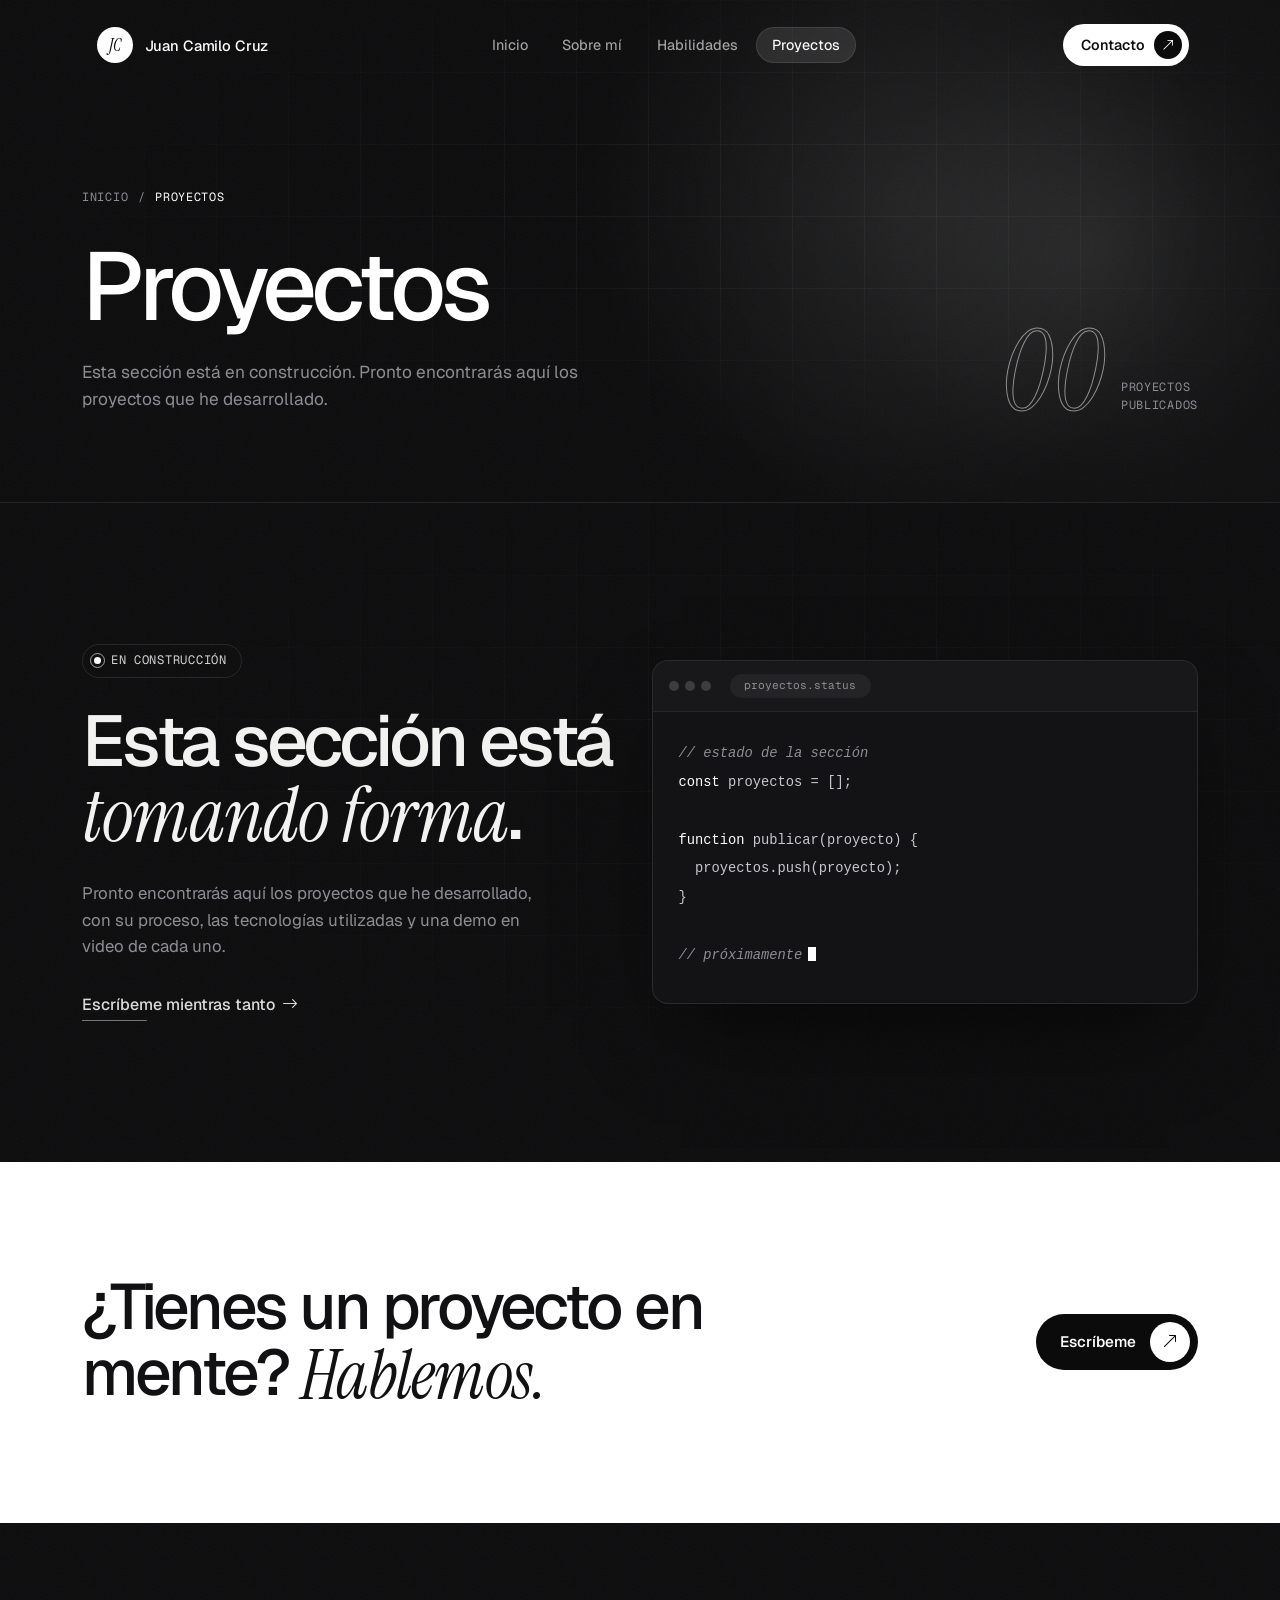
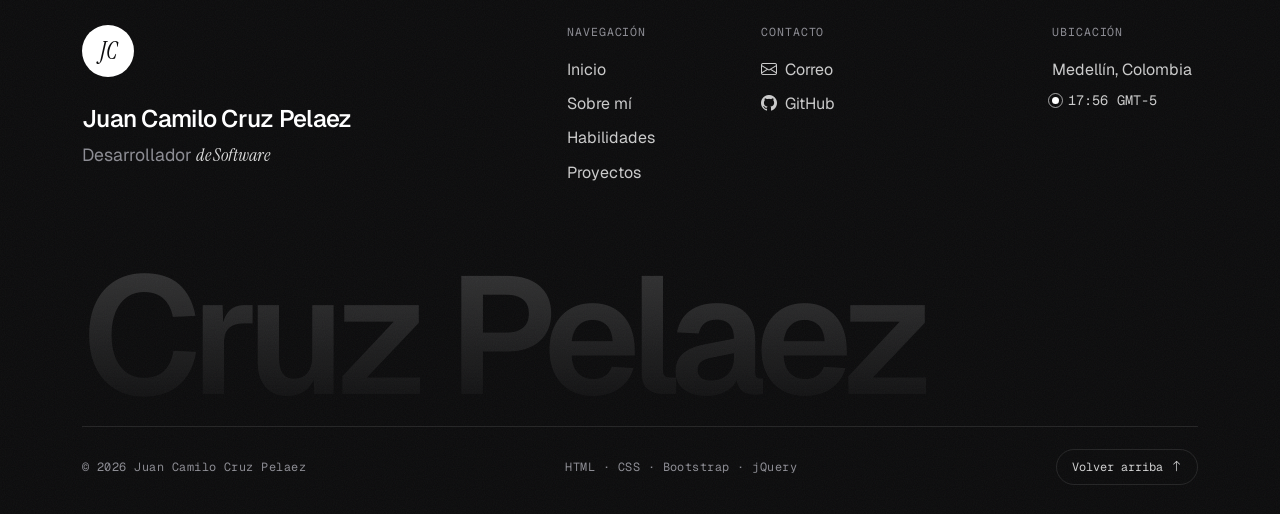
<file: projects.html>
<!DOCTYPE html>
<html lang="es">
<head>
  <meta charset="UTF-8">
  <meta name="viewport" content="width=device-width, initial-scale=1.0">
  <title>Proyectos | Juan Camilo Cruz Pelaez</title>
  <meta name="description" content="Proyectos de Juan Camilo Cruz Pelaez, Desarrollador de Software.">
  <meta name="theme-color" content="#0b0b0c">
  <link rel="icon" href="data:image/svg+xml,%3Csvg xmlns=%27http://www.w3.org/2000/svg%27 viewBox=%270 0 64 64%27%3E%3Ccircle cx=%2732%27 cy=%2732%27 r=%2732%27 fill=%27%230b0b0c%27/%3E%3Ctext x=%2732%27 y=%2742%27 font-family=%27Georgia,serif%27 font-style=%27italic%27 font-size=%2728%27 fill=%27%23fff%27 text-anchor=%27middle%27%3EJC%3C/text%3E%3C/svg%3E">
  <script>document.documentElement.classList.add('js');</script>

  <!-- Tipografías -->
  <link rel="preconnect" href="https://fonts.googleapis.com">
  <link rel="preconnect" href="https://fonts.gstatic.com" crossorigin>
  <link href="https://fonts.googleapis.com/css2?family=Geist:wght@300..800&family=Geist+Mono:wght@400;500&family=Instrument+Serif:ital@0;1&display=swap" rel="stylesheet">

  <!-- Bootstrap 5 (CDN) -->
  <link href="https://cdn.jsdelivr.net/npm/bootstrap@5.3.3/dist/css/bootstrap.min.css" rel="stylesheet">
  <!-- Bootstrap Icons (CDN) -->
  <link rel="stylesheet" href="https://cdn.jsdelivr.net/npm/bootstrap-icons@1.11.3/font/bootstrap-icons.min.css">

  <link rel="stylesheet" href="css/styles.css">
</head>
<body>

  <div class="scroll-progress" aria-hidden="true"><span></span></div>

  <!-- ================= NAVBAR ================= -->
  <nav class="navbar navbar-expand-lg fixed-top site-nav" id="mainNav" aria-label="Navegación principal">
    <div class="container">
      <div class="nav-shell">
        <a class="navbar-brand brand" href="index.html" aria-label="Inicio">
          <span class="brand-mark">JC</span>
          <span class="brand-text">Juan Camilo Cruz</span>
        </a>

        <button class="navbar-toggler nav-toggler" type="button" data-bs-toggle="collapse" data-bs-target="#navbarNav"
                aria-controls="navbarNav" aria-expanded="false" aria-label="Abrir menú">
          <span></span><span></span>
        </button>

        <div class="collapse navbar-collapse" id="navbarNav">
          <div class="nav-links-wrap mx-lg-auto">
            <span class="nav-indicator" aria-hidden="true"></span>
            <ul class="navbar-nav">
              <li class="nav-item"><a class="nav-link" data-section="inicio" href="index.html#inicio">Inicio</a></li>
              <li class="nav-item"><a class="nav-link" data-section="sobre-mi" href="index.html#sobre-mi">Sobre mí</a></li>
              <li class="nav-item"><a class="nav-link" data-section="habilidades" href="index.html#habilidades">Habilidades</a></li>
              <li class="nav-item"><a class="nav-link active" aria-current="page" data-section="proyectos" href="projects.html">Proyectos</a></li>
            </ul>
          </div>
          <a class="nav-cta magnetic" href="index.html#contacto">
            Contacto <span class="nav-cta-icon"><i class="bi bi-arrow-up-right"></i></span>
          </a>
        </div>
      </div>
    </div>
  </nav>

  <!-- ================= ENCABEZADO (oscuro) ================= -->
  <header class="page-hero section-dark">
    <div class="hero-bg" aria-hidden="true">
      <div class="bg-grid"></div>
      <div class="hero-halo"></div>
      <div class="spotlight"></div>
    </div>
    <div class="container position-relative">
      <nav class="crumbs" aria-label="Ruta" data-reveal>
        <a href="index.html">Inicio</a><span>/</span><span aria-current="page">Proyectos</span>
      </nav>
      <div class="row align-items-end g-4">
        <div class="col-lg-8">
          <h1 class="page-title" data-split data-reveal>Proyectos</h1>
          <p class="page-lead" data-reveal data-delay="200">
            Esta sección está en construcción. Pronto encontrarás aquí los proyectos que he desarrollado.
          </p>
        </div>
        <div class="col-lg-4 d-none d-lg-block">
          <div class="page-count" data-reveal data-delay="250">
            <span class="page-count-num">00</span>
            <span class="page-count-label">proyectos<br>publicados</span>
          </div>
        </div>
      </div>
    </div>
  </header>

  <!-- ================= EN CONSTRUCCIÓN (oscuro) =================
       Estado temporal mientras no hay proyectos reales que publicar.
       La estructura de showcase (tarjetas por proyecto + modal con video)
       queda guardada más abajo en <template id="tpl-proyectos-detalle">
       para reactivarla cuando existan proyectos reales. -->
  <main class="section section-dark building">
    <div class="bg-grid bg-grid-soft" aria-hidden="true"></div>
    <div class="container position-relative">
      <div class="row align-items-center gy-5">
        <div class="col-lg-6">
          <span class="status-tag" data-reveal><span class="pulse-dot"></span> En construcción</span>
          <h2 class="display-title" data-split data-reveal data-delay="80">Esta sección está <em>tomando forma</em>.</h2>
          <p class="lead-text lead-text-dark" data-reveal data-delay="200">
            Pronto encontrarás aquí los proyectos que he desarrollado, con su proceso, las tecnologías
            utilizadas y una demo en video de cada uno.
          </p>
          <a href="index.html#contacto" class="link-underline-anim" data-reveal data-delay="280">
            Escríbeme mientras tanto <i class="bi bi-arrow-right"></i>
          </a>
        </div>

        <div class="col-lg-6">
          <div class="terminal-card" data-reveal data-delay="150" data-tilt>
            <div class="browser-bar"><i></i><i></i><i></i><span class="browser-url">proyectos.status</span></div>
            <pre class="terminal-body"><code><span class="cm">// estado de la sección</span>
<span class="kw">const</span> proyectos = [];

<span class="kw">function</span> publicar(proyecto) {
  proyectos.push(proyecto);
}

<span class="cm">// próximamente<span class="blink-cursor"></span></span></code></pre>
          </div>
        </div>
      </div>
    </div>
  </main>

  <!-- ================= CTA CONTACTO (claro) ================= -->
  <section class="section section-light cta-band">
    <div class="container">
      <div class="row align-items-center g-4">
        <div class="col-lg-8">
          <h2 class="contact-title" data-split data-reveal>¿Tienes un proyecto en mente? <em>Hablemos.</em></h2>
        </div>
        <div class="col-lg-4 text-lg-end" data-reveal data-delay="150">
          <a href="mailto:juancamilocrzp@gmail.com" class="btn btn-dark-pill magnetic">
            Escríbeme <span class="btn-icon"><i class="bi bi-arrow-up-right"></i></span>
          </a>
        </div>
      </div>
    </div>
  </section>

  <!-- ================= PLANTILLA DE PROYECTOS REALES (guardada) =================
       Cuando lleguen los proyectos reales:
       1) Saca este bloque de <template>...</template>.
       2) Duplica cada <article class="case"> por proyecto y completa:
          título, descripción, etiquetas y el botón (data-title, data-desc,
          data-tags separadas por coma, data-video con el ID de YouTube).
          Reemplaza .screen-placeholder por <img src="img/archivo.png" alt="...">.
       3) Cambia data-reveal-lazy por data-reveal en los hijos.
       4) Elimina la sección "En construcción" de <main class="building">. -->
  <template id="tpl-proyectos-detalle">
  <main class="section section-dark showcase">
    <div class="container">

      <article class="case row align-items-center g-4 g-lg-5">
        <div class="col-lg-7">
          <div class="case-media" data-reveal-lazy data-tilt>
            <div class="browser">
              <div class="browser-bar"><i></i><i></i><i></i><span class="browser-url">proyecto-01</span></div>
              <div class="browser-screen">
                <div class="screen-placeholder"><i class="bi bi-image"></i><span>Captura pendiente</span></div>
              </div>
            </div>
            <span class="case-badge">01</span>
          </div>
        </div>
        <div class="col-lg-5">
          <div class="case-info" data-reveal-lazy data-delay="120">
            <span class="case-index">01 <span>/ 01</span></span>
            <h2 class="case-title">Nombre del proyecto</h2>
            <p class="case-desc">Descripción pendiente por completar.</p>
            <div class="case-stack">
              <span class="case-stack-label">Tecnologías</span>
              <ul class="tag-list"><li class="tag tag-pending">Por definir</li></ul>
            </div>
            <button type="button" class="btn btn-primary-pill btn-view-project magnetic"
                    data-index="01" data-title="Nombre del proyecto" data-desc="Descripción pendiente por completar."
                    data-tags="" data-video="">
              Ver demo <span class="btn-icon"><i class="bi bi-play-fill"></i></span>
            </button>
          </div>
        </div>
      </article>

    </div>
  </main>

  <!-- Modal de proyecto (controlado con jQuery) -->
  <div class="modal fade project-modal" id="projectModal" tabindex="-1" aria-labelledby="projectModalLabel" aria-hidden="true">
    <div class="modal-dialog modal-dialog-centered modal-xl">
      <div class="modal-content">
        <div class="modal-header">
          <div>
            <span class="modal-index" id="projectModalIndex">01</span>
            <h2 class="modal-title" id="projectModalLabel">Proyecto</h2>
          </div>
          <button type="button" class="modal-close js-modal-close" aria-label="Cerrar"><i class="bi bi-x-lg"></i></button>
        </div>
        <div class="modal-body">
          <div class="ratio ratio-16x9 video-frame">
            <iframe id="projectVideo" src="" title="Video del proyecto" hidden
                    allow="accelerometer; autoplay; clipboard-write; encrypted-media; gyroscope; picture-in-picture"
                    allowfullscreen></iframe>
            <div id="videoPlaceholder" class="video-placeholder">
              <i class="bi bi-camera-video"></i>
              <span>Video pendiente por agregar</span>
            </div>
          </div>
          <div class="modal-details">
            <p id="projectModalDesc" class="modal-desc"></p>
            <ul id="projectModalTags" class="tag-list"></ul>
          </div>
        </div>
      </div>
    </div>
  </div>
  </template>

  <!-- ================= FOOTER (negro) ================= -->
  <footer class="site-footer section-dark">
    <div class="container position-relative">
      <div class="row g-5 footer-top">
        <div class="col-lg-5">
          <span class="brand-mark brand-mark-lg">JC</span>
          <p class="footer-name">Juan Camilo Cruz Pelaez</p>
          <p class="footer-role">Desarrollador <em>de Software</em></p>
        </div>
        <div class="col-6 col-md-4 col-lg-2">
          <h3 class="footer-heading">Navegación</h3>
          <ul class="footer-list">
            <li><a href="index.html#inicio">Inicio</a></li>
            <li><a href="index.html#sobre-mi">Sobre mí</a></li>
            <li><a href="index.html#habilidades">Habilidades</a></li>
            <li><a href="projects.html">Proyectos</a></li>
          </ul>
        </div>
        <div class="col-6 col-md-4 col-lg-3">
          <h3 class="footer-heading">Contacto</h3>
          <ul class="footer-list">
            <li><a href="mailto:juancamilocrzp@gmail.com"><i class="bi bi-envelope"></i> Correo</a></li>
            <li><a href="https://github.com/JuanCrzP1" target="_blank" rel="noopener noreferrer"><i class="bi bi-github"></i> GitHub</a></li>
          </ul>
        </div>
        <div class="col-md-4 col-lg-2">
          <h3 class="footer-heading">Ubicación</h3>
          <p class="footer-text mb-1">Medellín, Colombia</p>
          <p class="footer-text footer-time"><span class="pulse-dot"></span> <span class="js-local-time">--:--</span> GMT-5</p>
        </div>
      </div>

      <div class="footer-wordmark" aria-hidden="true">Cruz Pelaez</div>

      <div class="footer-bottom">
        <span>&copy; <span class="current-year"></span> Juan Camilo Cruz Pelaez</span>
        <span class="d-none d-md-inline">HTML · CSS · Bootstrap · jQuery</span>
        <button type="button" class="to-top js-to-top">Volver arriba <i class="bi bi-arrow-up"></i></button>
      </div>
    </div>
  </footer>

  <!-- jQuery (CDN) -->
  <script src="https://code.jquery.com/jquery-3.7.1.min.js"></script>
  <!-- Bootstrap 5 Bundle (CDN) -->
  <script src="https://cdn.jsdelivr.net/npm/bootstrap@5.3.3/dist/js/bootstrap.bundle.min.js"></script>
  <script src="js/script.js"></script>
</body>
</html>
</file>
<file: css/styles.css>
/* =========================================================
   PORTAFOLIO — Juan Camilo Cruz Pelaez
   Dirección visual: editorial monocromática con alternancia
   de secciones claras / oscuras y acentos de color por tecnología.
   ========================================================= */

:root {
  --ink: #0b0b0c;
  --ink-2: #131315;
  --ink-3: #1c1c1f;
  --paper: #ffffff;
  --paper-2: #f3f3f0;
  --paper-3: #e9e9e5;

  --text-dark: #111113;
  --muted-dark-bg: #8d8d94;
  --muted-light-bg: #66666c;
  --line-on-dark: rgba(255, 255, 255, 0.1);
  --line-on-light: rgba(17, 17, 19, 0.12);

  --font-sans: 'Geist', 'Inter', system-ui, -apple-system, 'Segoe UI', sans-serif;
  --font-mono: 'Geist Mono', ui-monospace, Consolas, monospace;
  --font-serif: 'Instrument Serif', Georgia, 'Times New Roman', serif;

  --ease: cubic-bezier(0.22, 1, 0.36, 1);
  --ease-in-out: cubic-bezier(0.65, 0, 0.35, 1);
  --radius-lg: 24px;
  --radius: 18px;
  --radius-sm: 12px;
  --nav-h: 76px;

  --grain: url("data:image/svg+xml,%3Csvg xmlns='http://www.w3.org/2000/svg' width='160' height='160'%3E%3Cfilter id='n'%3E%3CfeTurbulence type='fractalNoise' baseFrequency='0.9' numOctaves='3' stitchTiles='stitch'/%3E%3C/filter%3E%3Crect width='100%25' height='100%25' filter='url(%23n)'/%3E%3C/svg%3E");
}

/* ---------- Base ---------- */
html { scroll-behavior: smooth; }

body {
  font-family: var(--font-sans);
  background: var(--paper);
  color: var(--text-dark);
  font-size: 1rem;
  line-height: 1.6;
  overflow-x: hidden;
  -webkit-font-smoothing: antialiased;
  text-rendering: optimizeLegibility;
}

h1, h2, h3, h4, h5, h6 { font-family: var(--font-sans); }

a { color: inherit; text-decoration: none; }

em {
  font-family: var(--font-serif);
  font-style: italic;
  font-weight: 400;
  letter-spacing: -0.01em;
}

::selection { background: var(--ink); color: var(--paper); }
.section-dark ::selection { background: var(--paper); color: var(--ink); }

section[id], header[id] { scroll-margin-top: 0; }

:focus-visible {
  outline: 2px solid currentColor;
  outline-offset: 3px;
}

/* ---------- Superficies ---------- */
.section { position: relative; padding: clamp(5.5rem, 11vw, 9rem) 0; }

.section-dark {
  position: relative;
  background: var(--ink);
  color: #f2f2f0;
  isolation: isolate;
}

.section-dark::after {
  content: "";
  position: absolute;
  inset: 0;
  background-image: var(--grain);
  opacity: 0.05;
  pointer-events: none;
  z-index: -1;
}

.section-light { background: var(--paper); color: var(--text-dark); }
.section-paper { background: var(--paper-2); color: var(--text-dark); }

.bg-grid {
  position: absolute;
  inset: 0;
  background-image:
    linear-gradient(rgba(255, 255, 255, 0.045) 1px, transparent 1px),
    linear-gradient(90deg, rgba(255, 255, 255, 0.045) 1px, transparent 1px);
  background-size: 72px 72px;
  mask-image: radial-gradient(ellipse 80% 70% at 60% 40%, #000 20%, transparent 75%);
  -webkit-mask-image: radial-gradient(ellipse 80% 70% at 60% 40%, #000 20%, transparent 75%);
  pointer-events: none;
}

.bg-grid-soft { opacity: 0.6; }

/* ---------- Barra de progreso ---------- */
.scroll-progress {
  position: fixed;
  inset: 0 0 auto 0;
  height: 2px;
  z-index: 1100;
  pointer-events: none;
}

.scroll-progress span {
  display: block;
  height: 100%;
  width: 100%;
  transform-origin: 0 50%;
  transform: scaleX(0);
  background: linear-gradient(90deg, rgba(255,255,255,0.2), #fff);
  mix-blend-mode: difference;
}

/* =========================================================
   NAVBAR (Bootstrap navbar + cápsula glass)
   ========================================================= */
.site-nav {
  padding: 1rem 0;
  transition: padding 0.5s var(--ease);
}

.site-nav.is-scrolled { padding: 0.6rem 0; }

.nav-shell {
  width: 100%;
  display: flex;
  flex-wrap: wrap;
  align-items: center;
  justify-content: space-between;
  padding: 0.45rem 0.45rem 0.45rem 0.9rem;
  border-radius: 999px;
  border: 1px solid transparent;
  background: rgba(11, 11, 12, 0);
  transition: background-color 0.5s var(--ease), border-color 0.5s var(--ease), box-shadow 0.5s var(--ease), border-radius 0.4s var(--ease);
}

.site-nav.is-scrolled .nav-shell,
.site-nav.menu-open .nav-shell {
  background: rgba(14, 14, 16, 0.86);
  border-color: rgba(255, 255, 255, 0.09);
  backdrop-filter: blur(18px) saturate(140%);
  -webkit-backdrop-filter: blur(18px) saturate(140%);
  box-shadow: 0 12px 40px rgba(0, 0, 0, 0.28);
}

.brand {
  display: inline-flex;
  align-items: center;
  gap: 0.7rem;
  margin: 0;
  padding: 0;
  color: #fff;
}

.brand:hover { color: #fff; }

.brand-mark {
  display: inline-grid;
  place-items: center;
  width: 36px;
  height: 36px;
  border-radius: 50%;
  background: #fff;
  color: var(--ink);
  font-family: var(--font-serif);
  font-style: italic;
  font-size: 1.05rem;
  line-height: 1;
  transition: transform 0.5s var(--ease);
}

.brand:hover .brand-mark { transform: rotate(-12deg) scale(1.05); }

.brand-text {
  font-size: 0.92rem;
  font-weight: 500;
  letter-spacing: -0.01em;
}

.nav-links-wrap { position: relative; }

.site-nav .navbar-nav { gap: 0.15rem; }

.site-nav .nav-link {
  position: relative;
  z-index: 1;
  padding: 0.5rem 1rem !important;
  border-radius: 999px;
  color: rgba(255, 255, 255, 0.62);
  font-size: 0.9rem;
  font-weight: 450;
  transition: color 0.3s ease;
}

.site-nav .nav-link:hover,
.site-nav .nav-link.active { color: #fff; }

.nav-indicator {
  position: absolute;
  top: 50%;
  left: 0;
  height: 36px;
  width: 0;
  border-radius: 999px;
  background: rgba(255, 255, 255, 0.1);
  border: 1px solid rgba(255, 255, 255, 0.1);
  transform: translateY(-50%);
  opacity: 0;
  transition: left 0.45s var(--ease), width 0.45s var(--ease), opacity 0.3s ease;
  pointer-events: none;
}

.nav-indicator.is-ready { opacity: 1; }

.nav-cta {
  display: inline-flex;
  align-items: center;
  gap: 0.6rem;
  padding: 0.45rem 0.45rem 0.45rem 1.1rem;
  border-radius: 999px;
  background: #fff;
  color: var(--ink);
  font-size: 0.9rem;
  font-weight: 550;
  transition: background-color 0.3s ease, box-shadow 0.4s var(--ease);
}

.nav-cta:hover { color: var(--ink); box-shadow: 0 0 0 5px rgba(255, 255, 255, 0.12); }

.nav-cta-icon {
  display: inline-grid;
  place-items: center;
  width: 28px;
  height: 28px;
  border-radius: 50%;
  background: var(--ink);
  color: #fff;
  font-size: 0.8rem;
  transition: transform 0.45s var(--ease);
}

.nav-cta:hover .nav-cta-icon { transform: rotate(45deg); }

.nav-toggler {
  width: 42px;
  height: 42px;
  border: 1px solid rgba(255, 255, 255, 0.14);
  border-radius: 50%;
  padding: 0;
  display: inline-flex;
  flex-direction: column;
  align-items: center;
  justify-content: center;
  gap: 6px;
  box-shadow: none !important;
}

.nav-toggler span {
  display: block;
  width: 16px;
  height: 1.5px;
  background: #fff;
  transition: transform 0.4s var(--ease);
}

.nav-toggler[aria-expanded="true"] span:first-child { transform: translateY(3.75px) rotate(45deg); }
.nav-toggler[aria-expanded="true"] span:last-child { transform: translateY(-3.75px) rotate(-45deg); }

/* =========================================================
   BOTONES Y ENLACES
   ========================================================= */
.btn-primary-pill,
.btn-dark-pill {
  display: inline-flex;
  align-items: center;
  gap: 0.85rem;
  padding: 0.5rem 0.5rem 0.5rem 1.5rem;
  border-radius: 999px;
  font-size: 0.95rem;
  font-weight: 550;
  border: 0;
  transition: box-shadow 0.4s var(--ease), background-color 0.3s ease, color 0.3s ease;
}

.btn-primary-pill { background: #fff; color: var(--ink); }
.btn-primary-pill:hover,
.btn-primary-pill:focus-visible { background: #fff; color: var(--ink); box-shadow: 0 0 0 6px rgba(255, 255, 255, 0.12), 0 18px 40px rgba(255, 255, 255, 0.08); }

.btn-dark-pill { background: var(--ink); color: #fff; }
.btn-dark-pill:hover,
.btn-dark-pill:focus-visible { background: var(--ink); color: #fff; box-shadow: 0 0 0 6px rgba(11, 11, 12, 0.1), 0 18px 40px rgba(11, 11, 12, 0.18); }

.btn-icon {
  display: inline-grid;
  place-items: center;
  width: 40px;
  height: 40px;
  border-radius: 50%;
  font-size: 1rem;
  transition: transform 0.5s var(--ease);
}

.btn-primary-pill .btn-icon { background: var(--ink); color: #fff; }
.btn-dark-pill .btn-icon { background: #fff; color: var(--ink); }
.btn-primary-pill:hover .btn-icon,
.btn-dark-pill:hover .btn-icon { transform: rotate(-45deg); }
.btn-view-project:hover .btn-icon { transform: scale(1.1); }

.link-underline-anim {
  position: relative;
  display: inline-flex;
  align-items: center;
  gap: 0.45rem;
  font-weight: 500;
  padding-bottom: 3px;
}

.link-underline-anim::after {
  content: "";
  position: absolute;
  left: 0;
  right: 0;
  bottom: 0;
  height: 1px;
  background: currentColor;
  transform: scaleX(0.3);
  transform-origin: left;
  opacity: 0.5;
  transition: transform 0.5s var(--ease), opacity 0.3s ease;
}

.link-underline-anim:hover { color: inherit; }
.link-underline-anim:hover::after { transform: scaleX(1); opacity: 1; }

.magnetic {
  will-change: transform;
  transition-property: transform, box-shadow, background-color, color, border-color;
  transition-duration: 0.45s, 0.4s, 0.3s, 0.3s, 0.3s;
  transition-timing-function: var(--ease), var(--ease), ease, ease, ease;
}

/* =========================================================
   HERO
   ========================================================= */
.hero {
  min-height: 100vh;
  min-height: 100svh;
  display: flex;
  overflow: hidden;
  padding: calc(var(--nav-h) + 1.5rem) 0 2rem;
}

.hero-bg { position: absolute; inset: 0; z-index: -1; overflow: hidden; }

.hero-halo {
  position: absolute;
  width: 900px;
  height: 900px;
  right: -260px;
  top: -200px;
  border-radius: 50%;
  background: radial-gradient(circle, rgba(255, 255, 255, 0.09) 0%, rgba(255, 255, 255, 0.02) 35%, transparent 65%);
}

.spotlight {
  position: absolute;
  inset: 0;
  background: radial-gradient(520px circle at var(--mx, 70%) var(--my, 40%), rgba(255, 255, 255, 0.07), transparent 60%);
  transition: opacity 0.4s ease;
}

.hero-inner {
  position: relative;
  display: flex;
  flex-direction: column;
  justify-content: space-between;
  gap: 2.5rem;
}

.hero-meta {
  display: flex;
  align-items: center;
  justify-content: space-between;
  gap: 1rem;
  padding-bottom: 1.1rem;
  border-bottom: 1px solid var(--line-on-dark);
  font-family: var(--font-mono);
  font-size: 0.74rem;
  letter-spacing: 0.04em;
  text-transform: uppercase;
  color: var(--muted-dark-bg);
}

.meta-item { display: inline-flex; align-items: center; gap: 0.55rem; }
.meta-item strong { color: #fff; font-weight: 500; }

.pulse-dot {
  position: relative;
  width: 7px;
  height: 7px;
  border-radius: 50%;
  background: #fff;
  flex-shrink: 0;
}

.pulse-dot::after {
  content: "";
  position: absolute;
  inset: -4px;
  border-radius: 50%;
  border: 1px solid rgba(255, 255, 255, 0.6);
  animation: pulse 2.2s var(--ease) infinite;
}

@keyframes pulse {
  0% { transform: scale(0.6); opacity: 1; }
  100% { transform: scale(2); opacity: 0; }
}

.hero-vertical {
  position: absolute;
  left: 1.6rem;
  top: 50%;
  transform: translateY(-50%) rotate(180deg);
  writing-mode: vertical-rl;
  font-family: var(--font-mono);
  font-size: 0.7rem;
  letter-spacing: 0.2em;
  text-transform: uppercase;
  color: rgba(255, 255, 255, 0.28);
}

.hero-main { flex: 1; }

.kicker {
  display: flex;
  align-items: center;
  gap: 0.9rem;
  font-family: var(--font-mono);
  font-size: 0.8rem;
  letter-spacing: 0.08em;
  text-transform: uppercase;
  color: var(--muted-dark-bg);
  margin-bottom: 1.4rem;
}

.kicker-line { width: 42px; height: 1px; background: rgba(255, 255, 255, 0.4); }

.hero-name {
  font-size: clamp(2.5rem, 5.2vw, 4.4rem);
  font-weight: 600;
  line-height: 1;
  letter-spacing: -0.045em;
  color: #fff;
  margin-bottom: 1.6rem;
}

.hero-role {
  display: flex;
  flex-wrap: wrap;
  align-items: baseline;
  gap: 0.4rem 1rem;
  margin-bottom: 1.3rem;
}

.hero-desc {
  max-width: 480px;
  margin: 0 0 2.3rem;
  font-size: 1.02rem;
  line-height: 1.7;
  color: var(--muted-dark-bg);
}

.role-tag {
  font-family: var(--font-mono);
  font-size: 0.74rem;
  letter-spacing: 0.06em;
  color: var(--muted-dark-bg);
  padding: 0.25rem 0.6rem;
  border: 1px solid var(--line-on-dark);
  border-radius: 999px;
  transform: translateY(-0.35em);
}

.role-text {
  font-size: clamp(1.55rem, 2.7vw, 2.35rem);
  font-weight: 400;
  letter-spacing: -0.03em;
  line-height: 1.15;
  color: rgba(255, 255, 255, 0.86);
}

.role-text em { color: #fff; font-size: 1.12em; }

.hero-actions {
  display: flex;
  flex-wrap: wrap;
  align-items: center;
  gap: 1.2rem 2rem;
}

.hero-actions .link-underline-anim { color: rgba(255, 255, 255, 0.8); }
.hero-actions .link-underline-anim:hover { color: #fff; }

/* ----- Sistema orbital ----- */
.orbit-stage {
  --size: min(500px, 84vw);
  position: relative;
  width: var(--size);
  height: var(--size);
  margin-inline: auto;
  transition: transform 0.8s var(--ease);
}

.ring {
  position: absolute;
  top: 50%;
  left: 50%;
  width: calc(var(--size) * var(--r) * 2);
  height: calc(var(--size) * var(--r) * 2);
  margin-left: calc(var(--size) * var(--r) * -1);
  margin-top: calc(var(--size) * var(--r) * -1);
  border-radius: 50%;
  border: 1px solid rgba(255, 255, 255, 0.1);
  animation: spin var(--dur) linear infinite;
}

.ring-1 { --r: 0.2; --dur: 28s; border-style: dashed; border-color: rgba(255, 255, 255, 0.14); }
.ring-2 { --r: 0.33; --dur: 46s; animation-direction: reverse; }
.ring-3 { --r: 0.46; --dur: 70s; border-color: rgba(255, 255, 255, 0.06); }

.ring-2::before {
  content: "";
  position: absolute;
  inset: -1px;
  border-radius: 50%;
  background: conic-gradient(from 0deg, transparent 0 78%, rgba(255, 255, 255, 0.5) 92%, transparent 100%);
  -webkit-mask: radial-gradient(farthest-side, transparent calc(100% - 1px), #000 calc(100% - 1px));
  mask: radial-gradient(farthest-side, transparent calc(100% - 1px), #000 calc(100% - 1px));
}

.orbit-item {
  position: absolute;
  top: 50%;
  left: 50%;
  width: 0;
  height: 0;
  transform: rotate(var(--a)) translateX(calc(var(--size) * var(--r)));
}

/* Ángulo de cada tecnología dentro de su anillo (antes: style="--a: …" inline) */
.ring-1 .orbit-item:nth-child(1) { --a: 0deg; }
.ring-1 .orbit-item:nth-child(2) { --a: 180deg; }
.ring-2 .orbit-item:nth-child(1) { --a: 30deg; }
.ring-2 .orbit-item:nth-child(2) { --a: 150deg; }
.ring-2 .orbit-item:nth-child(3) { --a: 270deg; }
.ring-3 .orbit-item:nth-child(1) { --a: 100deg; }
.ring-3 .orbit-item:nth-child(2) { --a: 280deg; }

.orbit-logo {
  position: absolute;
  width: 52px;
  height: 52px;
  margin: -26px 0 0 -26px;
  display: grid;
  place-items: center;
  border-radius: 16px;
  background: linear-gradient(160deg, #ffffff, #e6e6e3);
  border: 1px solid rgba(255, 255, 255, 0.6);
  box-shadow: 0 12px 30px rgba(0, 0, 0, 0.55), 0 0 0 4px rgba(255, 255, 255, 0.04);
  transform: rotate(calc(var(--a) * -1));
  animation: counter-spin var(--dur) linear infinite;
}

.ring-2 .orbit-logo { animation-direction: reverse; }

.orbit-logo img { width: 26px; height: 26px; }

@keyframes spin { to { transform: rotate(360deg); } }
@keyframes counter-spin {
  from { transform: rotate(calc(var(--a) * -1)); }
  to { transform: rotate(calc(var(--a) * -1 - 360deg)); }
}

.orbit-core {
  position: absolute;
  top: 50%;
  left: 50%;
  width: calc(var(--size) * 0.24);
  height: calc(var(--size) * 0.24);
  transform: translate(-50%, -50%);
  border-radius: 50%;
  display: flex;
  flex-direction: column;
  align-items: center;
  justify-content: center;
  gap: 0.2rem;
  background: radial-gradient(circle at 35% 30%, #2a2a2e, #0e0e10 70%);
  border: 1px solid rgba(255, 255, 255, 0.14);
  box-shadow: 0 0 0 10px rgba(255, 255, 255, 0.025), 0 0 80px rgba(255, 255, 255, 0.12), inset 0 1px 0 rgba(255, 255, 255, 0.15);
}

.core-mark {
  font-family: var(--font-serif);
  font-style: italic;
  font-size: calc(var(--size) * 0.085);
  line-height: 1;
  color: #fff;
}

.core-label {
  font-family: var(--font-mono);
  font-size: 0.7rem;
  color: var(--muted-dark-bg);
}

/* =========================================================
   RETRATO DEL HERO (junto al nombre, independiente de las órbitas)
   ========================================================= */
.hero-identity {
  display: flex;
  align-items: center;
  gap: 1.3rem;
}

.hero-avatar {
  position: relative;
  flex-shrink: 0;
  width: 230px;
  height: 230px;
}

/* Halo giratorio sutil detrás de la foto */
.portrait-ring {
  position: absolute;
  inset: -14%;
  border-radius: 50%;
  background: conic-gradient(from 0deg, rgba(255, 255, 255, 0.5), transparent 25%, transparent 75%, rgba(255, 255, 255, 0.5));
  -webkit-mask: radial-gradient(farthest-side, transparent calc(100% - 2px), #000 calc(100% - 2px));
  mask: radial-gradient(farthest-side, transparent calc(100% - 2px), #000 calc(100% - 2px));
  opacity: 0.5;
  animation: spin 18s linear infinite;
}

.portrait {
  position: absolute;
  inset: 0;
  border-radius: 50%;
  overflow: hidden;
  background: radial-gradient(circle at 35% 30%, #2a2a2e, #0e0e10 70%);
  border: 1.5px solid rgba(255, 255, 255, 0.22);
  box-shadow: 0 0 0 5px rgba(255, 255, 255, 0.025), 0 10px 24px rgba(0, 0, 0, 0.45), 0 0 22px rgba(255, 255, 255, 0.08), inset 0 1px 0 rgba(255, 255, 255, 0.15);
  transition: transform 0.5s var(--ease), border-color 0.4s ease, box-shadow 0.5s var(--ease);
}

.hero-avatar:hover .portrait {
  transform: scale(1.045);
  border-color: rgba(255, 255, 255, 0.4);
  box-shadow: 0 0 0 5px rgba(255, 255, 255, 0.04), 0 14px 30px rgba(0, 0, 0, 0.5), 0 0 30px rgba(255, 255, 255, 0.14), inset 0 1px 0 rgba(255, 255, 255, 0.2);
}

.hero-avatar:hover .portrait-ring { opacity: 0.85; }

.portrait-fallback {
  position: absolute;
  inset: 0;
  display: flex;
  align-items: center;
  justify-content: center;
  color: rgba(255, 255, 255, 0.4);
  font-size: 2.1rem;
  transition: opacity 0.6s ease;
}

.portrait-img {
  position: absolute;
  inset: 0;
  width: 100%;
  height: 100%;
  object-fit: cover;
  object-position: 50% 12%;
  opacity: 0;
  transform: scale(1.04);
  transition: opacity 0.9s var(--ease), transform 0.9s var(--ease);
}

.portrait-shade {
  position: absolute;
  inset: 0;
  border-radius: inherit;
  background: linear-gradient(200deg, rgba(255, 255, 255, 0.1), transparent 40%), radial-gradient(circle at 70% 85%, rgba(0, 0, 0, 0.3), transparent 60%);
  pointer-events: none;
}

/* Cuando la foto carga: se revela y oculta el placeholder */
.hero-avatar.has-photo .portrait-img { opacity: 1; transform: scale(1); }
.hero-avatar.has-photo .portrait-fallback { opacity: 0; }

.float-chip {
  position: absolute;
  padding: 0.45rem 0.85rem;
  border-radius: 999px;
  background: rgba(255, 255, 255, 0.06);
  border: 1px solid rgba(255, 255, 255, 0.12);
  backdrop-filter: blur(10px);
  -webkit-backdrop-filter: blur(10px);
  font-family: var(--font-mono);
  font-size: 0.72rem;
  color: rgba(255, 255, 255, 0.8);
  white-space: nowrap;
  transition: transform 0.8s var(--ease);
}

.float-chip strong { color: #fff; font-weight: 500; }
.chip-a { top: 6%; left: -2%; }
.chip-b { bottom: 3%; right: -2%; }
.chip-c { bottom: 5%; left: 0; }

/* ----- Pie del hero ----- */
.hero-footer {
  display: flex;
  align-items: center;
  justify-content: space-between;
  gap: 1rem;
  padding-top: 1.2rem;
  border-top: 1px solid var(--line-on-dark);
}

.scroll-cue {
  display: inline-flex;
  align-items: center;
  gap: 0.8rem;
  font-family: var(--font-mono);
  font-size: 0.74rem;
  letter-spacing: 0.08em;
  text-transform: uppercase;
  color: var(--muted-dark-bg);
}

.scroll-cue:hover { color: #fff; }

.scroll-cue-line {
  position: relative;
  width: 1px;
  height: 34px;
  background: rgba(255, 255, 255, 0.15);
  overflow: hidden;
}

.scroll-cue-line::after {
  content: "";
  position: absolute;
  left: 0;
  top: -40%;
  width: 100%;
  height: 40%;
  background: #fff;
  animation: drip 2s var(--ease-in-out) infinite;
}

@keyframes drip { to { top: 100%; } }

.hero-index {
  list-style: none;
  margin: 0;
  padding: 0;
  gap: 2rem;
}

.hero-index a {
  font-size: 0.84rem;
  color: rgba(255, 255, 255, 0.55);
  transition: color 0.3s ease;
}

.hero-index a span {
  font-family: var(--font-mono);
  font-size: 0.7rem;
  color: rgba(255, 255, 255, 0.3);
  margin-right: 0.35rem;
}

.hero-index a:hover { color: #fff; }

/* =========================================================
   TÍTULOS DE SECCIÓN
   ========================================================= */
.section-label {
  display: inline-flex;
  align-items: center;
  gap: 0.6rem;
  font-family: var(--font-mono);
  font-size: 0.78rem;
  letter-spacing: 0.08em;
  text-transform: uppercase;
  color: var(--muted-light-bg);
  padding-top: 0.9rem;
}

.section-dark .section-label { color: var(--muted-dark-bg); }

.label-num { color: var(--text-dark); }
.section-dark .label-num { color: #fff; }

.display-title {
  font-size: clamp(2.4rem, 5.6vw, 4.6rem);
  font-weight: 500;
  line-height: 1.02;
  letter-spacing: -0.045em;
  margin: 0;
}

.display-title em { font-size: 1.06em; }

.lead-text {
  max-width: 520px;
  margin: 1.6rem 0 0;
  font-size: 1.1rem;
  color: var(--muted-light-bg);
}

/* ----- División de palabras (text reveal) ----- */
.w {
  display: inline-block;
  overflow: hidden;
  vertical-align: top;
  padding: 0 0.04em 0.14em;
  margin: 0 -0.04em -0.14em;
}

.w-in {
  display: inline-block;
  transform: translateY(105%);
  transition: transform 1s var(--ease);
}

.is-visible .w-in { transform: none; }

/* =========================================================
   SOBRE MÍ (claro / editorial)
   ========================================================= */
.about-body { margin-top: clamp(3rem, 7vw, 5.5rem); }

.bio-slot {
  position: relative;
  padding: 0 0 2.4rem 1.6rem;
  border-left: 1px solid var(--text-dark);
}

.bio-label {
  display: block;
  font-family: var(--font-mono);
  font-size: 0.72rem;
  letter-spacing: 0.08em;
  text-transform: uppercase;
  color: var(--muted-light-bg);
  margin-bottom: 0.7rem;
}

.bio-text {
  font-size: 1.02rem;
  line-height: 1.7;
  letter-spacing: normal;
  color: var(--text-dark);
  margin: 0;
}

.bio-text.is-pending {
  font-family: var(--font-serif);
  font-style: italic;
  color: #a4a4aa;
}

.spec-sheet { margin: 0; border-top: 1px solid var(--line-on-light); }

.spec-row {
  position: relative;
  display: grid;
  grid-template-columns: 140px 1fr;
  gap: 1rem;
  padding: 1.15rem 0;
  border-bottom: 1px solid var(--line-on-light);
  transition: padding-left 0.5s var(--ease);
}

.spec-row::before {
  content: "";
  position: absolute;
  left: 0;
  top: 50%;
  width: 6px;
  height: 6px;
  background: var(--text-dark);
  transform: translateY(-50%) scale(0) rotate(45deg);
  transition: transform 0.4s var(--ease);
}

.spec-row:hover { padding-left: 1.2rem; }
.spec-row:hover::before { transform: translateY(-50%) scale(1) rotate(45deg); }

.spec-row dt {
  font-family: var(--font-mono);
  font-size: 0.74rem;
  letter-spacing: 0.06em;
  text-transform: uppercase;
  font-weight: 400;
  color: var(--muted-light-bg);
  align-self: center;
}

.spec-row dd { margin: 0; font-weight: 500; font-size: 1.02rem; }

/* ----- Tarjeta de identificación ----- */
.id-card-wrap {
  position: relative;
  max-width: 380px;
  margin-inline: auto;
  perspective: 1000px;
}

.id-card {
  position: relative;
  z-index: 2;
  aspect-ratio: 5 / 6.4;
  border-radius: var(--radius-lg);
  padding: 1.6rem;
  display: flex;
  flex-direction: column;
  justify-content: space-between;
  overflow: hidden;
  transform: rotate(-4deg);
  box-shadow: 0 40px 80px rgba(11, 11, 12, 0.28), 0 0 0 1px rgba(255, 255, 255, 0.06) inset;
  transition: transform 0.8s var(--ease);
}

.id-card::before {
  content: "";
  position: absolute;
  inset: 0;
  background:
    radial-gradient(420px circle at 80% -10%, rgba(255, 255, 255, 0.14), transparent 55%),
    linear-gradient(rgba(255, 255, 255, 0.04) 1px, transparent 1px) 0 0 / 28px 28px,
    linear-gradient(90deg, rgba(255, 255, 255, 0.04) 1px, transparent 1px) 0 0 / 28px 28px;
  z-index: -1;
}

.id-card-wrap:hover .id-card { transform: rotate(0deg) translateY(-6px); }

.id-card-top,
.id-card-bottom {
  display: flex;
  justify-content: space-between;
  align-items: center;
  font-family: var(--font-mono);
  font-size: 0.72rem;
  letter-spacing: 0.08em;
  text-transform: uppercase;
  color: var(--muted-dark-bg);
}

.id-chip {
  width: 38px;
  height: 28px;
  border-radius: 6px;
  background: linear-gradient(135deg, #d9d9d6, #8c8c90);
  box-shadow: inset 0 0 0 1px rgba(0, 0, 0, 0.25);
  position: relative;
}

.id-chip::after {
  content: "";
  position: absolute;
  inset: 6px 10px;
  border: 1px solid rgba(0, 0, 0, 0.3);
  border-radius: 3px;
}

.id-mark {
  font-family: var(--font-serif);
  font-style: italic;
  font-size: clamp(6rem, 12vw, 8.5rem);
  line-height: 0.8;
  color: #fff;
  letter-spacing: -0.04em;
}

.id-info strong {
  display: block;
  font-size: 1.15rem;
  font-weight: 550;
  letter-spacing: -0.02em;
  color: #fff;
}

.id-info span { color: var(--muted-dark-bg); font-size: 0.92rem; }

.id-barcode {
  width: 96px;
  height: 22px;
  background: repeating-linear-gradient(90deg, rgba(255,255,255,0.7) 0 1px, transparent 1px 3px, rgba(255,255,255,0.7) 3px 5px, transparent 5px 6px, rgba(255,255,255,0.7) 6px 7px, transparent 7px 10px);
}

.id-shadow-card {
  position: absolute;
  inset: 0;
  z-index: 1;
  border-radius: var(--radius-lg);
  border: 1px solid var(--line-on-light);
  background: var(--paper-2);
  transform: rotate(5deg) translate(18px, 10px);
  transition: transform 0.8s var(--ease);
}

.id-card-wrap:hover .id-shadow-card { transform: rotate(8deg) translate(26px, 14px); }

/* =========================================================
   HABILIDADES (bento con acentos de color)
   ========================================================= */
.skills-head { margin-bottom: clamp(2.5rem, 5vw, 4rem); }

.stack-legend {
  list-style: none;
  margin: 0;
  padding: 0;
  display: flex;
  flex-wrap: wrap;
  gap: 0.5rem;
  justify-content: flex-start;
}

.stack-legend li {
  display: inline-flex;
  align-items: center;
  gap: 0.5rem;
  padding: 0.4rem 0.85rem 0.4rem 0.45rem;
  border: 1px solid var(--line-on-light);
  border-radius: 999px;
  font-size: 0.84rem;
  background: var(--paper);
}

.stack-legend span {
  display: inline-grid;
  place-items: center;
  min-width: 26px;
  height: 22px;
  padding: 0 0.3rem;
  border-radius: 999px;
  background: var(--ink);
  color: #fff;
  font-family: var(--font-mono);
  font-size: 0.68rem;
}

.bento {
  display: grid;
  grid-template-columns: repeat(4, minmax(0, 1fr));
  grid-auto-rows: 230px;
  gap: 1rem;
}

.span-hero { grid-column: span 2; grid-row: span 2; }
.span-wide { grid-column: span 2; }

/* Color de acento por tecnología (antes: style="--accent: …" inline) */
.tc-python { --accent: 55, 118, 171; --accent-2: 255, 212, 59; }
.tc-java { --accent: 234, 45, 46; }
.tc-cpp { --accent: 0, 89, 156; }
.tc-html { --accent: 227, 79, 38; }
.tc-css { --accent: 21, 114, 182; }
.tc-mysql { --accent: 0, 117, 143; --accent-2: 240, 145, 0; }
.tc-pg { --accent: 51, 103, 145; }

.tech-card {
  --mx: 50%;
  --my: 50%;
  position: relative;
  display: flex;
  flex-direction: column;
  justify-content: space-between;
  padding: 1.4rem;
  border-radius: var(--radius-lg);
  background: var(--paper);
  border: 1px solid var(--line-on-light);
  overflow: hidden;
  isolation: isolate;
  transform-style: preserve-3d;
  transition: transform 0.6s var(--ease), box-shadow 0.6s var(--ease), border-color 0.4s ease;
  will-change: transform;
}

/* Spotlight de color que sigue al cursor */
.tech-card::before {
  content: "";
  position: absolute;
  inset: 0;
  z-index: -1;
  background:
    radial-gradient(360px circle at var(--mx) var(--my), rgba(var(--accent), 0.13), transparent 60%),
    radial-gradient(260px circle at calc(100% - var(--mx)) calc(100% - var(--my)), rgba(var(--accent-2, var(--accent)), 0.08), transparent 60%);
  opacity: 0;
  transition: opacity 0.5s ease;
}

/* Borde iluminado */
.tech-card::after {
  content: "";
  position: absolute;
  inset: 0;
  border-radius: inherit;
  padding: 1px;
  background: radial-gradient(240px circle at var(--mx) var(--my), rgba(var(--accent), 0.9), transparent 70%);
  -webkit-mask: linear-gradient(#000 0 0) content-box, linear-gradient(#000 0 0);
  -webkit-mask-composite: xor;
  mask: linear-gradient(#000 0 0) content-box exclude, linear-gradient(#000 0 0);
  opacity: 0;
  transition: opacity 0.5s ease;
  pointer-events: none;
}

.tech-card:hover {
  box-shadow: 0 30px 60px -20px rgba(var(--accent), 0.35), 0 10px 30px rgba(17, 17, 19, 0.06);
  border-color: transparent;
}

.tech-card:hover::before,
.tech-card:hover::after { opacity: 1; }

.tech-top {
  display: flex;
  justify-content: space-between;
  align-items: center;
  font-family: var(--font-mono);
  font-size: 0.7rem;
  letter-spacing: 0.06em;
  text-transform: uppercase;
  color: var(--muted-light-bg);
}

.tech-cat {
  padding: 0.2rem 0.6rem;
  border-radius: 999px;
  border: 1px solid var(--line-on-light);
  transition: border-color 0.4s ease, color 0.4s ease, background-color 0.4s ease;
}

.tech-card:hover .tech-cat {
  color: rgb(var(--accent));
  border-color: rgba(var(--accent), 0.35);
  background: rgba(var(--accent), 0.06);
}

.tech-logo {
  width: 64px;
  height: 64px;
  transition: transform 0.7s var(--ease), filter 0.6s ease;
  transform: translateZ(30px);
  filter: drop-shadow(0 8px 14px rgba(17, 17, 19, 0.08));
}

.tech-card:hover .tech-logo {
  transform: translateZ(30px) translateY(-6px) scale(1.06);
  filter: drop-shadow(0 16px 24px rgba(var(--accent), 0.45));
}

.tech-name {
  font-size: 1.35rem;
  font-weight: 600;
  letter-spacing: -0.03em;
  margin: 0 0 0.15rem;
}

.tech-meta {
  margin: 0;
  font-size: 0.85rem;
  color: var(--muted-light-bg);
}

.tech-snippet {
  position: absolute;
  right: 1.4rem;
  bottom: 1.4rem;
  font-family: var(--font-mono);
  font-size: 0.74rem;
  color: rgb(var(--accent));
  background: rgba(var(--accent), 0.07);
  border: 1px solid rgba(var(--accent), 0.18);
  padding: 0.3rem 0.6rem;
  border-radius: 8px;
  clip-path: inset(0 100% 0 0);
  opacity: 0;
  transition: clip-path 0.7s steps(24, end), opacity 0.2s ease;
  white-space: nowrap;
}

.tech-card:hover .tech-snippet { clip-path: inset(0 0 0 0); opacity: 1; }

/* Tarjeta principal: Python */
.span-hero { padding: 2rem; }

.span-hero .tech-logo { width: 150px; height: 150px; align-self: center; }

.span-hero .tech-name { font-size: clamp(2rem, 3.4vw, 2.8rem); }

.span-hero::before {
  opacity: 0.55;
}

.span-hero .tech-snippet { right: 2rem; bottom: 2rem; font-size: 0.8rem; }

/* Decoración: fragmento de código (Python) */
.tech-code {
  position: absolute;
  top: 4.4rem;
  right: 2rem;
  margin: 0;
  font-family: var(--font-mono);
  font-size: 0.78rem;
  line-height: 1.75;
  color: #b4b4ba;
  opacity: 0.8;
  pointer-events: none;
  transition: color 0.5s ease, opacity 0.5s ease, transform 0.7s var(--ease);
}

.tech-code .kw,
.tech-code .st { transition: color 0.5s ease; }

.tech-card:hover .tech-code { opacity: 1; color: #6d6d73; transform: translateX(-6px); }
.tech-card:hover .tech-code .kw { color: rgb(var(--accent)); }
.tech-card:hover .tech-code .st { color: #b8860b; }

/* Decoración: mini tabla (bases de datos) */
.tech-table {
  position: absolute;
  top: 4.2rem;
  right: 1.6rem;
  width: 42%;
  max-width: 230px;
  display: grid;
  gap: 6px;
  pointer-events: none;
}

.tech-table i {
  display: grid;
  height: 18px;
  border-radius: 5px;
  background:
    linear-gradient(90deg, var(--paper-3) 0 22%, transparent 22% 26%, var(--paper-3) 26% 70%, transparent 70% 74%, var(--paper-3) 74% 100%);
  opacity: 0.8;
  transform-origin: left;
  transition: background 0.5s ease, transform 0.6s var(--ease);
}

.tech-table i:first-child {
  background:
    linear-gradient(90deg, rgba(var(--accent), 0.35) 0 22%, transparent 22% 26%, rgba(var(--accent), 0.35) 26% 70%, transparent 70% 74%, rgba(var(--accent), 0.35) 74% 100%);
}

.tech-card:hover .tech-table i { transform: scaleX(1.02); }
.tech-card:hover .tech-table i:nth-child(2) { background: linear-gradient(90deg, rgba(var(--accent), 0.16) 0 100%); transition-delay: 0.05s; }
.tech-card:hover .tech-table i:nth-child(3) { transition-delay: 0.1s; }

/* Tarjetas anchas: bases de datos */
.span-wide .tech-row {
  display: flex;
  align-items: center;
  gap: 1.4rem;
}

.span-wide .tech-logo { width: 76px; height: 76px; }
.span-wide .tech-name { font-size: 1.6rem; }

/* Tarjetas pequeñas: el snippet aparece junto al logo */
.bento > .tech-card:not(.span-hero):not(.span-wide) .tech-snippet {
  bottom: auto;
  top: 4.6rem;
}

/* =========================================================
   PROYECTOS — lista en index (oscuro)
   ========================================================= */
.work { overflow: hidden; }

.work-head { margin-bottom: clamp(2.5rem, 5vw, 4rem); }

.work-head .link-underline-anim { color: rgba(255, 255, 255, 0.8); }

.work-list { border-top: 1px solid var(--line-on-dark); }

.work-row {
  position: relative;
  display: grid;
  grid-template-columns: 70px 1fr auto 56px;
  align-items: center;
  gap: 1.5rem;
  padding: clamp(1.6rem, 3vw, 2.4rem) 0.5rem;
  border-bottom: 1px solid var(--line-on-dark);
  color: #fff;
  isolation: isolate;
}

.work-row::before {
  content: "";
  position: absolute;
  inset: 0;
  z-index: -1;
  background: linear-gradient(90deg, rgba(255, 255, 255, 0.06), rgba(255, 255, 255, 0));
  transform: scaleX(0);
  transform-origin: left;
  transition: transform 0.7s var(--ease);
}

.work-row:hover { color: #fff; }
.work-row:hover::before { transform: scaleX(1); }

.work-num {
  font-family: var(--font-mono);
  font-size: 0.8rem;
  color: var(--muted-dark-bg);
}

.work-title {
  font-size: clamp(1.8rem, 4.4vw, 3.4rem);
  font-weight: 500;
  letter-spacing: -0.045em;
  line-height: 1;
  transition: transform 0.6s var(--ease), color 0.4s ease;
}

.work-row:hover .work-title { transform: translateX(14px); }

.work-meta {
  font-family: var(--font-mono);
  font-size: 0.74rem;
  letter-spacing: 0.06em;
  text-transform: uppercase;
  color: var(--muted-dark-bg);
}

.work-arrow {
  display: grid;
  place-items: center;
  width: 52px;
  height: 52px;
  border-radius: 50%;
  border: 1px solid var(--line-on-dark);
  transition: background-color 0.4s ease, color 0.4s ease, transform 0.6s var(--ease), border-color 0.4s ease;
}

.work-row:hover .work-arrow {
  background: #fff;
  color: var(--ink);
  border-color: #fff;
  transform: rotate(45deg);
}

/* Vista previa flotante que sigue al cursor */
.work-preview {
  position: absolute;
  top: 0;
  left: 0;
  width: 280px;
  border-radius: 14px;
  overflow: hidden;
  background: var(--ink-3);
  border: 1px solid rgba(255, 255, 255, 0.14);
  box-shadow: 0 30px 60px rgba(0, 0, 0, 0.5);
  pointer-events: none;
  opacity: 0;
  transform: translate(-50%, -50%) scale(0.85);
  transition: opacity 0.35s ease, transform 0.5s var(--ease);
  z-index: 5;
}

.work-preview.is-active { opacity: 1; transform: translate(-50%, -50%) scale(1); }

.work-preview-bar {
  display: flex;
  gap: 5px;
  padding: 0.6rem 0.75rem;
  border-bottom: 1px solid rgba(255, 255, 255, 0.08);
}

.work-preview-bar i {
  width: 8px;
  height: 8px;
  border-radius: 50%;
  background: rgba(255, 255, 255, 0.2);
}

.work-preview-screen {
  aspect-ratio: 16 / 10;
  display: grid;
  place-items: center;
  background:
    radial-gradient(circle at 30% 20%, rgba(255, 255, 255, 0.12), transparent 60%),
    linear-gradient(rgba(255, 255, 255, 0.04) 1px, transparent 1px) 0 0 / 20px 20px,
    linear-gradient(90deg, rgba(255, 255, 255, 0.04) 1px, transparent 1px) 0 0 / 20px 20px;
}

.work-preview-num {
  font-family: var(--font-serif);
  font-style: italic;
  font-size: 4rem;
  color: #fff;
  line-height: 1;
}

/* =========================================================
   CONTACTO (claro)
   ========================================================= */
.contact-title {
  font-size: clamp(2.2rem, 5vw, 4.2rem);
  font-weight: 500;
  line-height: 1.04;
  letter-spacing: -0.045em;
  margin: 0;
  max-width: 900px;
}

.contact-title em { font-size: 1.06em; }

.email-block {
  display: flex;
  flex-wrap: wrap;
  align-items: center;
  gap: 1rem 1.5rem;
  margin: clamp(2.5rem, 5vw, 3.5rem) 0;
  padding-bottom: 1.8rem;
  border-bottom: 1px solid var(--line-on-light);
}

.email-link {
  position: relative;
  font-size: clamp(1.25rem, 3.4vw, 2.5rem);
  font-weight: 500;
  letter-spacing: -0.035em;
  word-break: break-all;
  background: linear-gradient(currentColor, currentColor) 0 100% / 0 2px no-repeat;
  transition: background-size 0.6s var(--ease);
}

.email-link:hover { color: var(--text-dark); background-size: 100% 2px; }

.copy-btn {
  display: inline-flex;
  align-items: center;
  gap: 0.5rem;
  padding: 0.55rem 1rem;
  border-radius: 999px;
  border: 1px solid var(--line-on-light);
  background: var(--paper);
  font-size: 0.85rem;
  font-weight: 500;
  color: var(--text-dark);
  transition: transform 0.45s var(--ease), background-color 0.3s ease, color 0.3s ease, border-color 0.3s ease;
}

.copy-btn:hover,
.copy-btn.is-copied { background: var(--ink); color: #fff; border-color: var(--ink); }

.contact-card {
  position: relative;
  display: grid;
  grid-template-columns: auto 1fr auto;
  grid-template-rows: auto auto;
  column-gap: 1.1rem;
  align-items: center;
  padding: 1.5rem;
  height: 100%;
  border-radius: var(--radius);
  background: var(--paper-2);
  border: 1px solid var(--line-on-light);
  color: var(--text-dark);
  overflow: hidden;
  transition: transform 0.6s var(--ease), box-shadow 0.6s var(--ease), background-color 0.4s ease;
}

.contact-card:hover { transform: translateY(-4px); box-shadow: 0 24px 50px rgba(17, 17, 19, 0.12); color: var(--text-dark); }

.contact-card-icon {
  grid-row: span 2;
  display: grid;
  place-items: center;
  width: 54px;
  height: 54px;
  border-radius: 14px;
  background: var(--paper);
  border: 1px solid var(--line-on-light);
  font-size: 1.45rem;
}

.contact-card-label {
  font-family: var(--font-mono);
  font-size: 0.72rem;
  letter-spacing: 0.06em;
  text-transform: uppercase;
  color: var(--muted-light-bg);
}

.contact-card-value {
  grid-column: 2;
  font-weight: 550;
  font-size: 1.05rem;
  word-break: break-all;
}

.contact-card-arrow {
  grid-column: 3;
  grid-row: 1 / span 2;
  display: grid;
  place-items: center;
  width: 42px;
  height: 42px;
  border-radius: 50%;
  border: 1px solid var(--line-on-light);
  transition: transform 0.5s var(--ease), background-color 0.3s ease, color 0.3s ease;
}

.contact-card:hover .contact-card-arrow { transform: rotate(45deg); background: var(--ink); color: #fff; border-color: var(--ink); }

.contact-card-dark { background: var(--ink); color: #fff; border-color: var(--ink); }
.contact-card-dark:hover { color: #fff; box-shadow: 0 24px 50px rgba(11, 11, 12, 0.3); }
.contact-card-dark .contact-card-icon { background: rgba(255, 255, 255, 0.08); border-color: rgba(255, 255, 255, 0.14); }
.contact-card-dark .contact-card-label { color: var(--muted-dark-bg); }
.contact-card-dark .contact-card-arrow { border-color: rgba(255, 255, 255, 0.2); }
.contact-card-dark:hover .contact-card-arrow { background: #fff; color: var(--ink); border-color: #fff; }

/* Toast (Bootstrap) */
.site-toast {
  background: var(--ink);
  color: #fff;
  border: 1px solid rgba(255, 255, 255, 0.12);
  border-radius: 999px;
  width: auto;
  box-shadow: 0 20px 40px rgba(0, 0, 0, 0.25);
}

.site-toast .toast-body { display: flex; align-items: center; gap: 0.5rem; padding: 0.7rem 1.2rem; font-size: 0.9rem; }

/* =========================================================
   FOOTER (negro)
   ========================================================= */
.site-footer {
  padding: clamp(4.5rem, 8vw, 6.5rem) 0 1.8rem;
  overflow: hidden;
}

.brand-mark-lg { width: 52px; height: 52px; font-size: 1.5rem; margin-bottom: 1.4rem; }

.footer-name {
  font-size: 1.5rem;
  font-weight: 550;
  letter-spacing: -0.03em;
  margin: 0 0 0.2rem;
  color: #fff;
}

.footer-role { color: var(--muted-dark-bg); font-size: 1.1rem; margin: 0; }
.footer-role em { color: rgba(255, 255, 255, 0.85); }

.footer-heading {
  font-family: var(--font-mono);
  font-size: 0.72rem;
  font-weight: 400;
  letter-spacing: 0.08em;
  text-transform: uppercase;
  color: var(--muted-dark-bg);
  margin-bottom: 1.1rem;
}

.footer-list { list-style: none; margin: 0; padding: 0; }
.footer-list li + li { margin-top: 0.55rem; }

.footer-list a {
  display: inline-flex;
  align-items: center;
  gap: 0.5rem;
  color: rgba(255, 255, 255, 0.78);
  transition: color 0.3s ease, transform 0.4s var(--ease);
}

.footer-list a:hover { color: #fff; transform: translateX(4px); }

.footer-text { color: rgba(255, 255, 255, 0.78); }

.footer-time {
  display: inline-flex;
  align-items: center;
  gap: 0.55rem;
  font-family: var(--font-mono);
  font-size: 0.85rem;
}

.footer-wordmark {
  margin: clamp(3rem, 7vw, 5rem) 0 1.2rem;
  font-size: clamp(3.4rem, 13vw, 11.5rem);
  font-weight: 600;
  line-height: 0.85;
  letter-spacing: -0.06em;
  white-space: nowrap;
  background: linear-gradient(180deg, rgba(255, 255, 255, 0.16), rgba(255, 255, 255, 0.02));
  -webkit-background-clip: text;
  background-clip: text;
  color: transparent;
  user-select: none;
}

.footer-bottom {
  display: flex;
  flex-wrap: wrap;
  align-items: center;
  justify-content: space-between;
  gap: 1rem;
  padding-top: 1.4rem;
  border-top: 1px solid var(--line-on-dark);
  font-family: var(--font-mono);
  font-size: 0.74rem;
  letter-spacing: 0.04em;
  color: var(--muted-dark-bg);
}

.to-top {
  display: inline-flex;
  align-items: center;
  gap: 0.5rem;
  padding: 0.45rem 0.9rem;
  border: 1px solid var(--line-on-dark);
  border-radius: 999px;
  background: transparent;
  color: rgba(255, 255, 255, 0.8);
  font: inherit;
  transition: background-color 0.3s ease, color 0.3s ease;
}

.to-top:hover { background: #fff; color: var(--ink); }
.to-top i { transition: transform 0.4s var(--ease); }
.to-top:hover i { transform: translateY(-2px); }

/* =========================================================
   PROJECTS.HTML
   ========================================================= */
.page-hero {
  overflow: hidden;
  padding: calc(var(--nav-h) + clamp(4rem, 9vw, 7rem)) 0 clamp(3.5rem, 7vw, 5.5rem);
  border-bottom: 1px solid var(--line-on-dark);
}

.crumbs {
  display: flex;
  gap: 0.6rem;
  font-family: var(--font-mono);
  font-size: 0.74rem;
  letter-spacing: 0.06em;
  text-transform: uppercase;
  color: var(--muted-dark-bg);
  margin-bottom: 2rem;
}

.crumbs a:hover { color: #fff; }
.crumbs [aria-current] { color: #fff; }

.page-title {
  font-size: clamp(2.8rem, 7.5vw, 6.2rem);
  font-weight: 500;
  line-height: 0.98;
  letter-spacing: -0.05em;
  color: #fff;
  margin: 0;
}

.page-lead {
  max-width: 520px;
  margin: 1.6rem 0 0;
  font-size: 1.08rem;
  color: var(--muted-dark-bg);
}

.page-count {
  display: flex;
  align-items: flex-end;
  justify-content: flex-end;
  gap: 1rem;
}

.page-count-num {
  font-family: var(--font-serif);
  font-style: italic;
  font-size: 7rem;
  line-height: 0.75;
  color: transparent;
  -webkit-text-stroke: 1px rgba(255, 255, 255, 0.5);
}

.page-count-label {
  font-family: var(--font-mono);
  font-size: 0.74rem;
  letter-spacing: 0.06em;
  text-transform: uppercase;
  color: var(--muted-dark-bg);
  line-height: 1.5;
}

.showcase { padding-top: clamp(4rem, 8vw, 6rem); }

/* ----- Página de proyectos: estado "en construcción" ----- */
.building { overflow: hidden; }

.status-tag {
  display: inline-flex;
  align-items: center;
  gap: 0.6rem;
  padding: 0.4rem 0.9rem 0.4rem 0.7rem;
  border: 1px solid var(--line-on-dark);
  border-radius: 999px;
  font-family: var(--font-mono);
  font-size: 0.76rem;
  letter-spacing: 0.06em;
  text-transform: uppercase;
  color: rgba(255, 255, 255, 0.82);
  margin-bottom: 1.6rem;
}

.lead-text-dark {
  max-width: 460px;
  margin: 1.6rem 0 2rem;
  color: var(--muted-dark-bg);
  font-size: 1.05rem;
}

.building .link-underline-anim { color: rgba(255, 255, 255, 0.85); }

.terminal-card {
  border-radius: 16px;
  overflow: hidden;
  background: var(--ink-2);
  border: 1px solid rgba(255, 255, 255, 0.1);
  box-shadow: 0 40px 90px -30px rgba(0, 0, 0, 0.7);
  transition: transform 0.7s var(--ease);
  transform-style: preserve-3d;
  will-change: transform;
}

.terminal-body {
  margin: 0;
  padding: 1.7rem 1.6rem 2.1rem;
  font-family: var(--font-mono);
  font-size: 0.86rem;
  line-height: 1.95;
  color: #c7c7cd;
  white-space: pre;
  overflow-x: auto;
}

.terminal-body .kw { color: #fff; }
.terminal-body .cm { color: var(--muted-dark-bg); font-style: italic; }

.blink-cursor {
  display: inline-block;
  width: 8px;
  height: 1em;
  margin-left: 6px;
  background: #fff;
  vertical-align: -2px;
  animation: blink 1.1s steps(1) infinite;
}

@keyframes blink { 50% { opacity: 0; } }

.case + .case { margin-top: clamp(4.5rem, 10vw, 8.5rem); }

.case-media {
  position: relative;
  transition: transform 0.7s var(--ease);
  transform-style: preserve-3d;
  will-change: transform;
}

.case-media::before {
  content: "";
  position: absolute;
  inset: 8% 6% -6%;
  background: radial-gradient(closest-side, rgba(255, 255, 255, 0.14), transparent);
  filter: blur(30px);
  z-index: -1;
  opacity: 0.6;
  transition: opacity 0.6s ease;
}

.case-media:hover::before { opacity: 1; }

.browser {
  border-radius: 16px;
  overflow: hidden;
  background: var(--ink-2);
  border: 1px solid rgba(255, 255, 255, 0.1);
  box-shadow: 0 50px 100px -30px rgba(0, 0, 0, 0.8);
}

.browser-bar {
  display: flex;
  align-items: center;
  gap: 6px;
  padding: 0.8rem 1rem;
  border-bottom: 1px solid rgba(255, 255, 255, 0.07);
  background: rgba(255, 255, 255, 0.02);
}

.browser-bar i {
  width: 10px;
  height: 10px;
  border-radius: 50%;
  background: rgba(255, 255, 255, 0.16);
}

.browser-url {
  margin-left: 0.8rem;
  padding: 0.2rem 0.9rem;
  border-radius: 999px;
  background: rgba(255, 255, 255, 0.05);
  font-family: var(--font-mono);
  font-size: 0.7rem;
  color: var(--muted-dark-bg);
}

.browser-screen {
  position: relative;
  aspect-ratio: 16 / 10;
  overflow: hidden;
}

.browser-screen img {
  width: 100%;
  height: 100%;
  object-fit: cover;
  transition: transform 1.2s var(--ease);
}

.case-media:hover .browser-screen img { transform: scale(1.04); }

.screen-placeholder {
  position: absolute;
  inset: 0;
  display: flex;
  flex-direction: column;
  align-items: center;
  justify-content: center;
  gap: 0.8rem;
  color: var(--muted-dark-bg);
  font-family: var(--font-mono);
  font-size: 0.78rem;
  letter-spacing: 0.06em;
  text-transform: uppercase;
  background:
    radial-gradient(500px circle at 30% 20%, rgba(255, 255, 255, 0.07), transparent 60%),
    linear-gradient(rgba(255, 255, 255, 0.035) 1px, transparent 1px) 0 0 / 32px 32px,
    linear-gradient(90deg, rgba(255, 255, 255, 0.035) 1px, transparent 1px) 0 0 / 32px 32px;
}

.screen-placeholder i { font-size: 2rem; color: rgba(255, 255, 255, 0.35); }

.case-badge {
  position: absolute;
  top: -1.4rem;
  right: -1rem;
  width: 84px;
  height: 84px;
  display: grid;
  place-items: center;
  border-radius: 50%;
  background: #fff;
  color: var(--ink);
  font-family: var(--font-serif);
  font-style: italic;
  font-size: 2.2rem;
  box-shadow: 0 20px 40px rgba(0, 0, 0, 0.4);
  transform: translateZ(40px);
}

.case-reverse .case-badge { right: auto; left: -1rem; }

.case-index {
  display: block;
  font-family: var(--font-mono);
  font-size: 0.8rem;
  color: #fff;
  margin-bottom: 1.2rem;
}

.case-index span { color: var(--muted-dark-bg); }

.case-title {
  font-size: clamp(2.2rem, 4vw, 3.4rem);
  font-weight: 500;
  letter-spacing: -0.045em;
  line-height: 1;
  color: #fff;
  margin-bottom: 1.1rem;
}

.case-desc { color: var(--muted-dark-bg); font-size: 1.05rem; margin-bottom: 1.8rem; }

.case-stack {
  padding: 1.1rem 0;
  border-top: 1px solid var(--line-on-dark);
  border-bottom: 1px solid var(--line-on-dark);
  margin-bottom: 2rem;
}

.case-stack-label {
  display: block;
  font-family: var(--font-mono);
  font-size: 0.7rem;
  letter-spacing: 0.08em;
  text-transform: uppercase;
  color: var(--muted-dark-bg);
  margin-bottom: 0.7rem;
}

.tag-list {
  list-style: none;
  margin: 0;
  padding: 0;
  display: flex;
  flex-wrap: wrap;
  gap: 0.45rem;
}

.tag {
  padding: 0.3rem 0.75rem;
  border-radius: 999px;
  border: 1px solid rgba(255, 255, 255, 0.16);
  font-size: 0.8rem;
  color: rgba(255, 255, 255, 0.85);
}

.tag-pending { border-style: dashed; color: var(--muted-dark-bg); }

.cta-band { padding: clamp(4.5rem, 9vw, 7rem) 0; }

/* ----- Modal (Bootstrap) ----- */
.modal-backdrop.show { opacity: 0.85; }

.project-modal .modal-content {
  background: rgba(16, 16, 18, 0.96);
  color: #f2f2f0;
  border: 1px solid rgba(255, 255, 255, 0.1);
  border-radius: var(--radius-lg);
  box-shadow: 0 60px 120px rgba(0, 0, 0, 0.6);
  overflow: hidden;
}

.project-modal .modal-header {
  border-bottom: 1px solid rgba(255, 255, 255, 0.08);
  padding: 1.2rem 1.5rem;
  align-items: center;
}

.modal-index {
  display: block;
  font-family: var(--font-mono);
  font-size: 0.72rem;
  color: var(--muted-dark-bg);
  margin-bottom: 0.15rem;
}

.project-modal .modal-title {
  font-size: 1.4rem;
  font-weight: 550;
  letter-spacing: -0.03em;
  margin: 0;
}

.modal-close {
  margin-left: auto;
  width: 44px;
  height: 44px;
  display: grid;
  place-items: center;
  border-radius: 50%;
  border: 1px solid rgba(255, 255, 255, 0.15);
  background: transparent;
  color: #fff;
  transition: background-color 0.3s ease, color 0.3s ease, transform 0.5s var(--ease);
}

.modal-close:hover { background: #fff; color: var(--ink); transform: rotate(90deg); }

.project-modal .modal-body { padding: 1.5rem; }

.video-frame {
  border-radius: var(--radius);
  overflow: hidden;
  background: #000;
}

.video-placeholder {
  display: flex;
  flex-direction: column;
  align-items: center;
  justify-content: center;
  gap: 0.8rem;
  color: var(--muted-dark-bg);
  font-family: var(--font-mono);
  font-size: 0.8rem;
  letter-spacing: 0.06em;
  text-transform: uppercase;
  background:
    radial-gradient(500px circle at 50% 40%, rgba(255, 255, 255, 0.06), transparent 60%),
    linear-gradient(rgba(255, 255, 255, 0.03) 1px, transparent 1px) 0 0 / 32px 32px,
    linear-gradient(90deg, rgba(255, 255, 255, 0.03) 1px, transparent 1px) 0 0 / 32px 32px;
}

.video-placeholder i { font-size: 2.2rem; color: rgba(255, 255, 255, 0.4); }

.modal-details {
  display: flex;
  flex-wrap: wrap;
  align-items: center;
  justify-content: space-between;
  gap: 1rem;
  margin-top: 1.3rem;
}

.modal-desc { margin: 0; color: var(--muted-dark-bg); }

/* =========================================================
   ANIMACIONES DE ENTRADA (activadas con jQuery)
   ========================================================= */
.js [data-reveal] {
  opacity: 0;
  transform: translateY(32px);
  transition: opacity 1s var(--ease), transform 1s var(--ease);
}

.js [data-reveal][data-split] { opacity: 1; transform: none; }

.js [data-reveal].is-visible { opacity: 1; transform: none; }

.js .id-card-wrap[data-reveal] { transform: translateY(60px); }
.js .id-card-wrap[data-reveal].is-visible { transform: translateY(var(--parallax, 0px)); transition: opacity 1s var(--ease), transform 0.2s linear; }

.js .orbit-stage[data-reveal] { transform: scale(0.92); }
.js .orbit-stage[data-reveal].is-visible { transform: translate(var(--tx, 0px), var(--ty, 0px)); }

@media (prefers-reduced-motion: reduce) {
  html { scroll-behavior: auto; }
  *, *::before, *::after { animation-duration: 0.001s !important; animation-iteration-count: 1 !important; transition-duration: 0.001s !important; }
  .js [data-reveal] { opacity: 1; transform: none; }
  .w-in { transform: none; }
}

/* =========================================================
   RESPONSIVE
   ========================================================= */
@media (max-width: 1199.98px) {
  .bento { grid-auto-rows: 210px; }
  .span-hero .tech-logo { width: 120px; height: 120px; }
}

@media (max-width: 991.98px) {
  :root { --nav-h: 70px; }

  .site-nav .nav-shell { border-radius: 26px; }

  .site-nav .nav-shell,
  .site-nav.is-scrolled .nav-shell {
    background: rgba(14, 14, 16, 0.78);
    border-color: rgba(255, 255, 255, 0.09);
    backdrop-filter: blur(18px) saturate(140%);
    -webkit-backdrop-filter: blur(18px) saturate(140%);
  }

  .navbar-collapse { padding: 0.8rem 0.4rem 0.5rem 0; }
  .nav-indicator { display: none; }
  .site-nav .nav-link { padding: 0.7rem 0.2rem !important; font-size: 1.05rem; border-bottom: 1px solid rgba(255, 255, 255, 0.06); border-radius: 0; }
  .nav-cta { margin-top: 1rem; }

  .hero-main { text-align: left; }
  .orbit-stage { --size: min(420px, 82vw); }
  .hero-avatar { width: 180px; height: 180px; }
  .hero-identity { gap: 1.2rem; }
  .chip-a { left: 0; }
  .chip-b { right: 0; }

  .section-label { padding-top: 0; }

  .bento { grid-template-columns: repeat(2, minmax(0, 1fr)); grid-auto-rows: 200px; }
  .span-hero { grid-column: span 2; grid-row: span 2; }
  .span-wide { grid-column: span 2; }

  .id-card-wrap { max-width: 320px; margin-bottom: 1.5rem; }

  .case-badge { width: 64px; height: 64px; font-size: 1.7rem; right: 0.5rem; top: -1rem; }
  .case-reverse .case-badge { left: auto; right: 0.5rem; }

  .work-preview { display: none; }
}

@media (max-width: 575.98px) {
  body { font-size: 0.97rem; }

  .brand-text { display: none; }

  .hero { padding-top: calc(var(--nav-h) + 1rem); }
  .hero-meta { justify-content: flex-start; }
  .hero-inner { gap: 2rem; }
  .role-tag { display: none; }
  .hero-actions { gap: 1rem 1.5rem; }
  .hero-identity { flex-direction: column; align-items: flex-start; gap: 1.1rem; }
  .hero-avatar { width: 150px; height: 150px; }
  .portrait-fallback { font-size: 2.9rem; }
  .orbit-stage { --size: 86vw; }
  .orbit-logo { width: 42px; height: 42px; margin: -21px 0 0 -21px; border-radius: 12px; }
  .orbit-logo img { width: 22px; height: 22px; }
  .float-chip { font-size: 0.64rem; padding: 0.35rem 0.65rem; }
  .chip-c { display: none; }

  .spec-row { grid-template-columns: 1fr; gap: 0.25rem; }
  .id-card-wrap { max-width: 280px; }
  .id-shadow-card { transform: rotate(4deg) translate(10px, 8px); }

  .bento { grid-auto-rows: auto; gap: 0.75rem; }
  .tech-card { min-height: 180px; padding: 1.15rem; border-radius: var(--radius); }
  .span-hero { min-height: 300px; padding: 1.4rem; }
  .span-hero .tech-logo { width: 96px; height: 96px; }
  .tech-logo { width: 50px; height: 50px; }
  .span-wide .tech-logo { width: 56px; height: 56px; }
  .span-wide .tech-name { font-size: 1.35rem; }
  .tech-name { font-size: 1.15rem; }
  .tech-meta { font-size: 0.78rem; }
  .tech-snippet,
  .tech-code,
  .tech-table { display: none; }
  .span-wide .tech-row { margin-top: 1.2rem; }

  .work-row { grid-template-columns: 38px 1fr 44px; gap: 1rem; }
  .work-arrow { width: 44px; height: 44px; }

  .contact-card { padding: 1.2rem; column-gap: 0.9rem; }
  .contact-card-icon { width: 46px; height: 46px; font-size: 1.2rem; }
  .contact-card-value { font-size: 0.95rem; }

  .footer-bottom { justify-content: center; text-align: center; }

  .case-badge { width: 54px; height: 54px; font-size: 1.4rem; }
  .project-modal .modal-body { padding: 1rem; }
}
</file>
